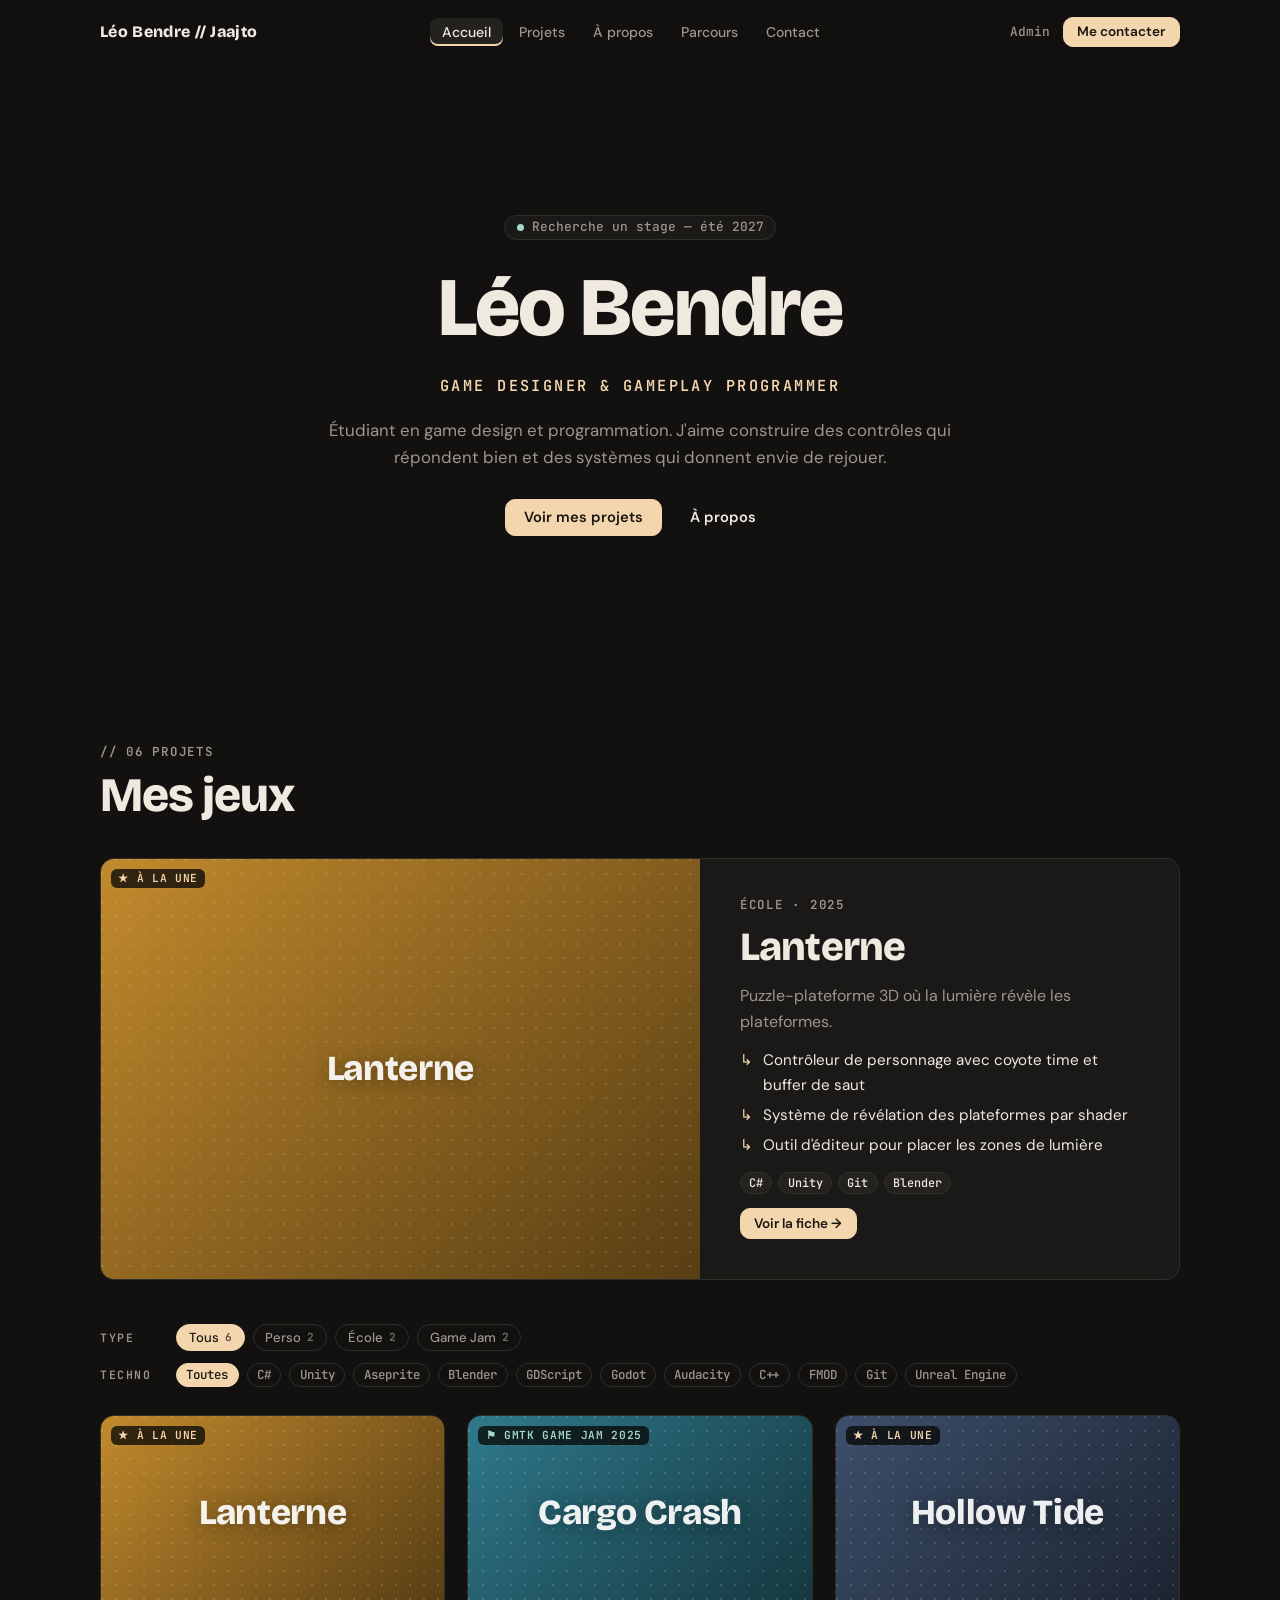
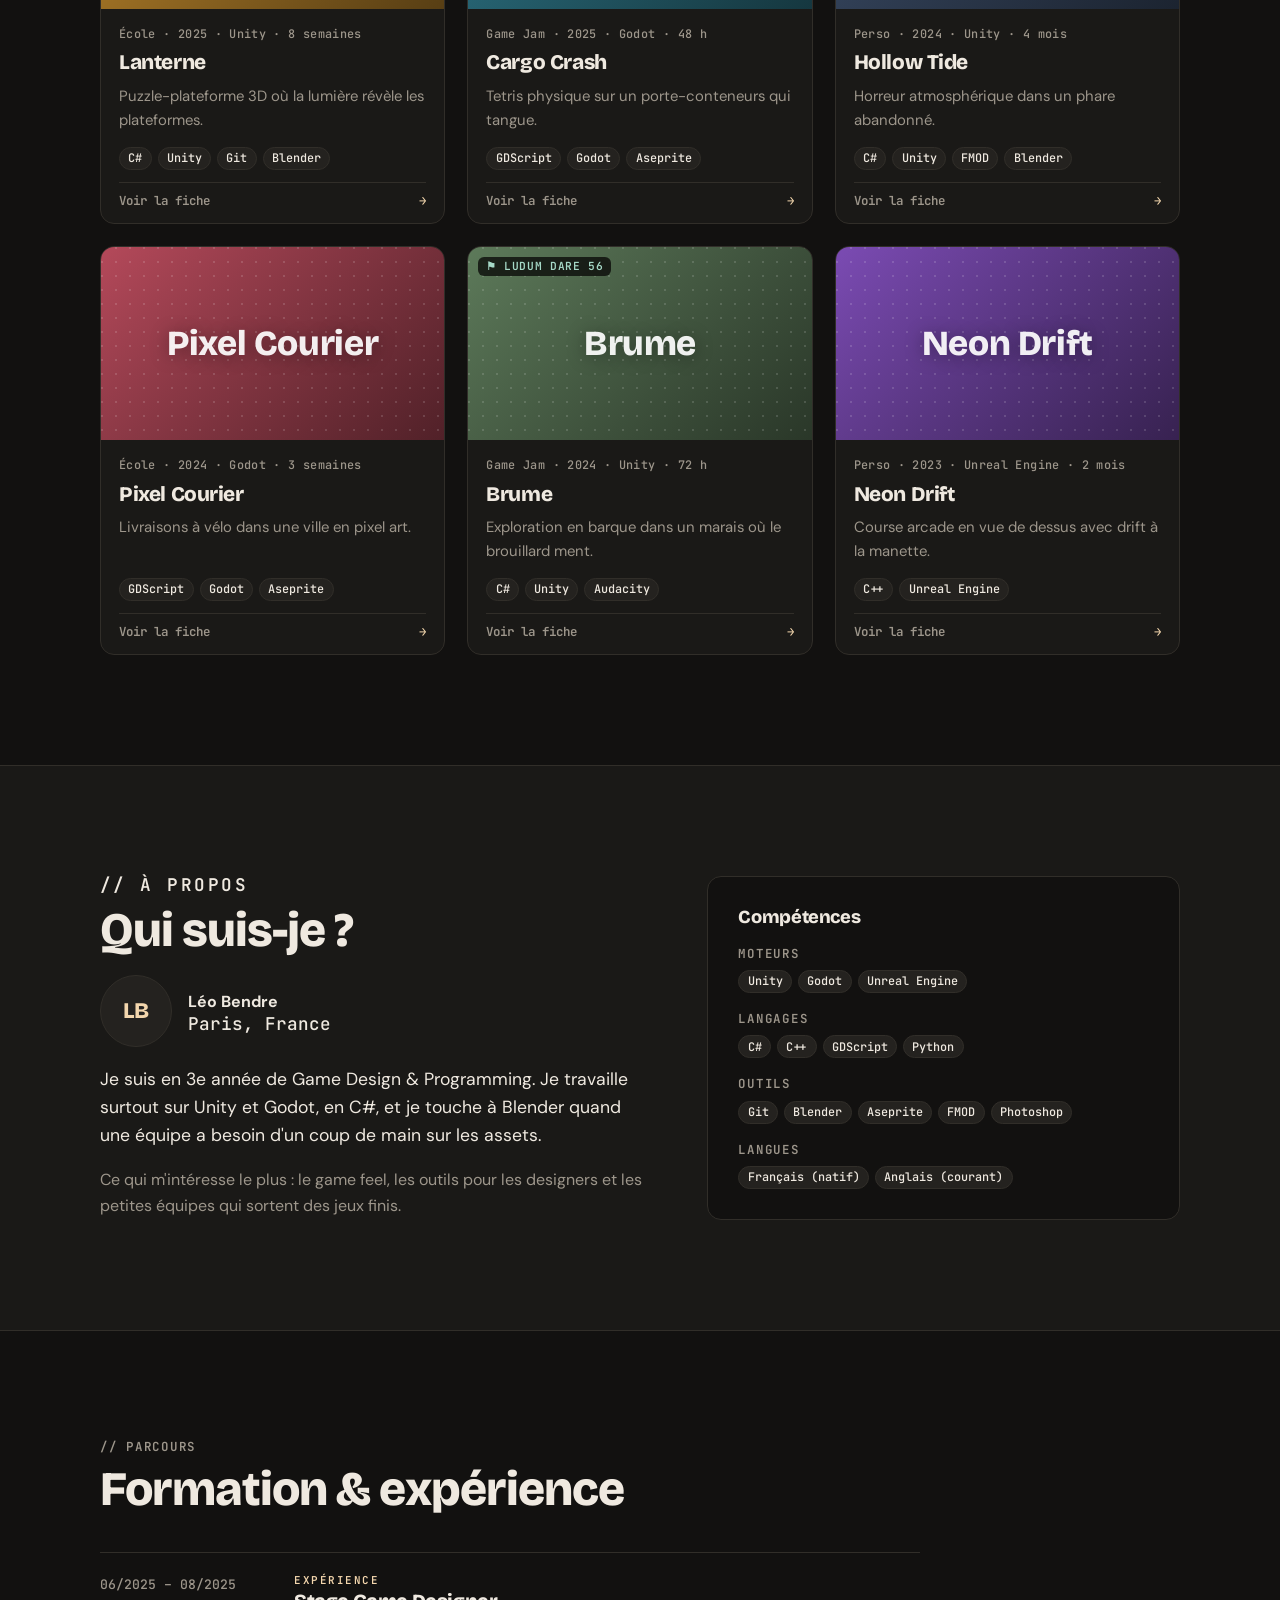
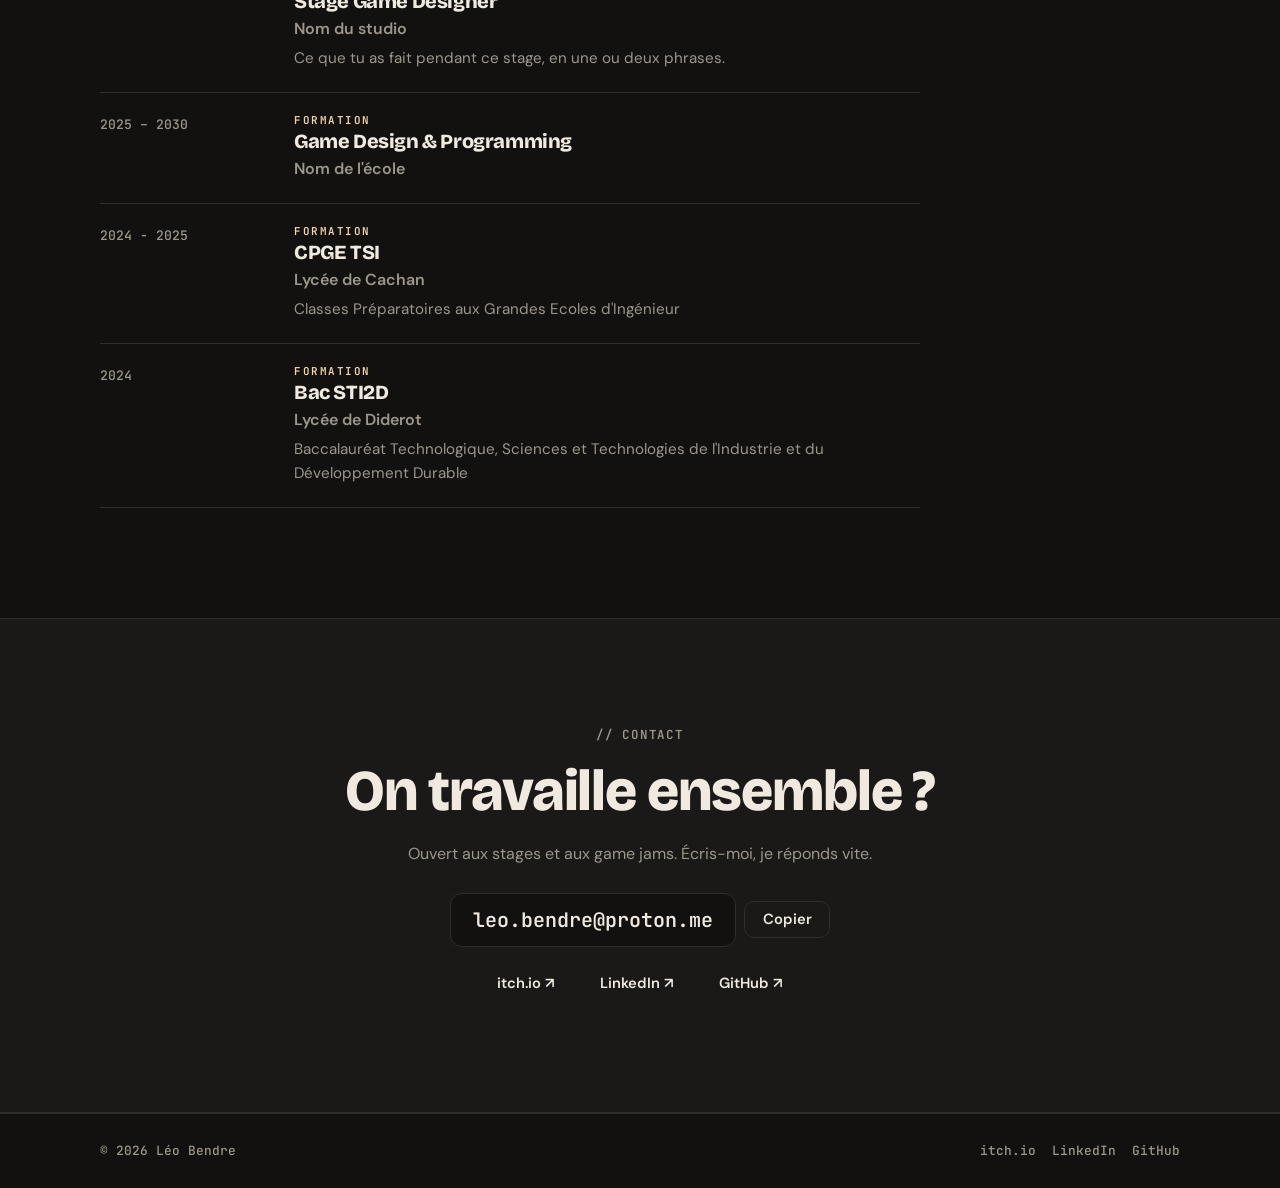
<file: index.html>
<!doctype html>
<html lang="fr">
<head>
  <meta charset="utf-8">
  <meta name="viewport" content="width=device-width, initial-scale=1, viewport-fit=cover">
  <title>Portfolio</title>
  <meta name="description" content="Portfolio">
  <link rel="preconnect" href="https://fonts.googleapis.com">
  <link rel="preconnect" href="https://fonts.gstatic.com" crossorigin>
  <link rel="stylesheet" href="https://fonts.googleapis.com/css2?family=Bricolage+Grotesque:opsz,wght@12..96,500;12..96,700;12..96,800&family=DM+Sans:opsz,wght@9..40,400;9..40,500;9..40,700&family=JetBrains+Mono:wght@400;600&display=swap">
  <link rel="stylesheet" href="css/style.css?v=3">
</head>
<body>

  <header class="nav" id="nav">
    <div class="wrap nav-inner">
      <a class="logo" href="#accueil" id="logo"></a>
      <nav class="nav-links" id="nav-links" aria-label="Navigation principale">
        <a href="#accueil" data-t="navHome"></a>
        <a href="#projets" data-t="navProjects"></a>
        <a href="#apropos" data-t="navAbout"></a>
        <a href="#parcours" data-t="navJourney"></a>
        <a href="#contact" data-t="navContact"></a>
      </nav>
      <div class="nav-actions">
        <a class="admin-link" id="admin-link" href="admin.html" data-t="navAdmin"></a>
        <a class="btn btn-accent btn-sm nav-cta" href="#contact" data-t="navCta"></a>
        <button class="menu-btn" id="menu-btn" type="button" aria-expanded="false" aria-controls="nav-links" aria-label="Menu">
          <span></span><span></span>
        </button>
      </div>
    </div>
  </header>

  <main>
    <section class="hero" id="accueil">
      <div class="wrap hero-inner" id="hero"></div>
    </section>

    <section class="section" id="projets">
      <div class="wrap">
        <div class="section-head">
          <p class="eyebrow" id="projects-eyebrow"></p>
          <h2 class="section-title" data-t="projectsTitle"></h2>
        </div>
        <div id="spotlight"></div>
        <div class="filters" id="filters"></div>
        <div class="grid" id="grid"></div>
        <p class="empty" id="empty" hidden>
          <span data-t="emptyFilters"></span>
          <button class="link-btn" type="button" id="reset-filters" data-t="resetFilters"></button>
        </p>
      </div>
    </section>

    <section class="section section-alt" id="apropos">
      <div class="wrap about" id="about"></div>
    </section>

    <section class="section" id="parcours">
      <div class="wrap">
        <div class="section-head">
          <p class="eyebrow" data-t="journeyEyebrow" data-prefix="// "></p>
          <h2 class="section-title" data-t="journeyTitle"></h2>
        </div>
        <ol class="timeline" id="timeline"></ol>
      </div>
    </section>

    <section class="section section-alt" id="contact">
      <div class="wrap contact" id="contact-box"></div>
    </section>
  </main>

  <footer class="footer">
    <div class="wrap footer-inner" id="footer"></div>
  </footer>

  <dialog class="modal" id="modal" aria-labelledby="modal-title">
    <div class="modal-inner" id="modal-inner"></div>
  </dialog>

  <script src="data/profile.js"></script>
  <script src="data/games.js"></script>
  <script src="js/render.js?v=3"></script>
  <script src="js/main.js?v=3"></script>
</body>
</html>
</file>
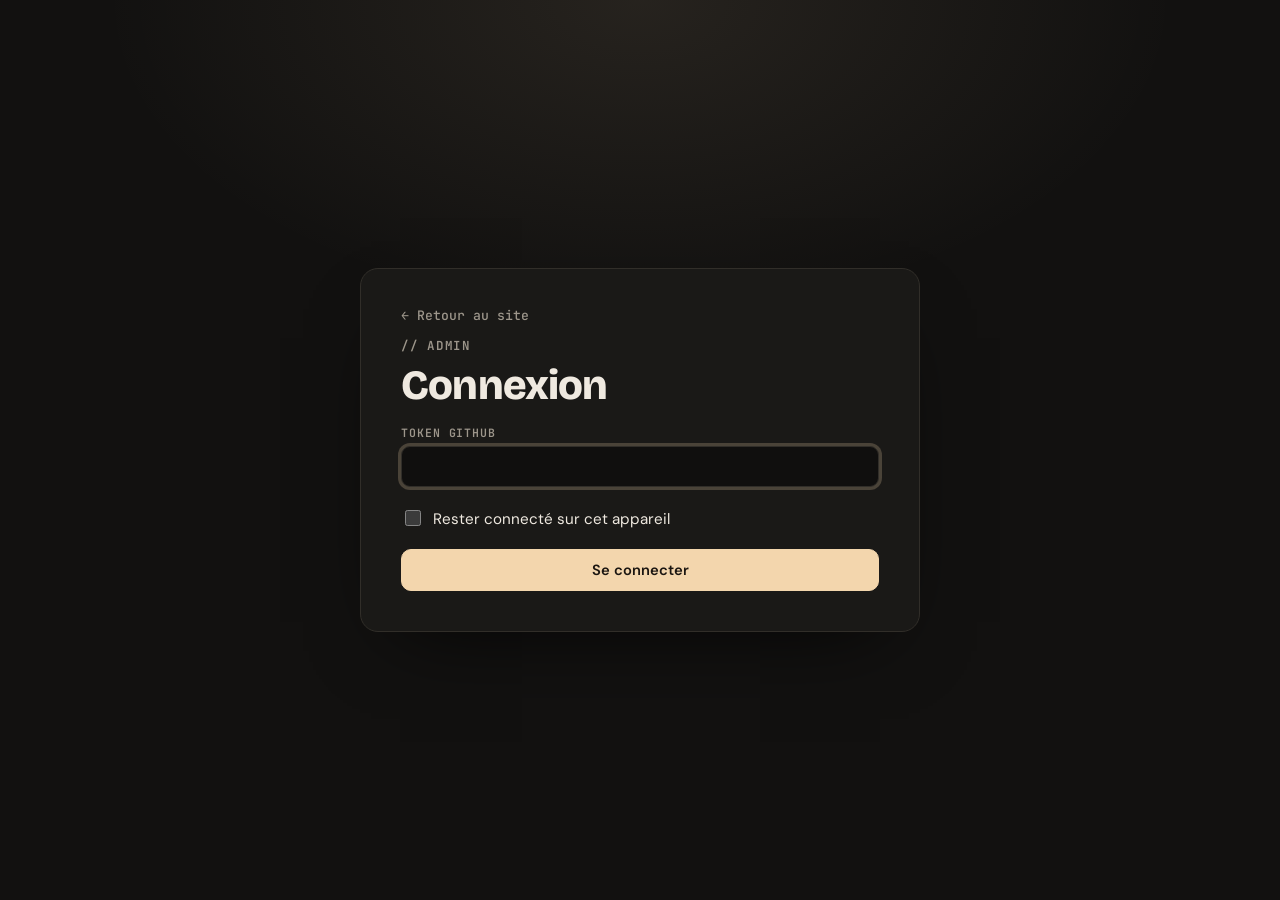
<file: admin.html>
<!doctype html>
<html lang="fr">
<head>
  <meta charset="utf-8">
  <meta name="viewport" content="width=device-width, initial-scale=1, viewport-fit=cover">
  <meta name="robots" content="noindex">
  <title>Admin du portfolio</title>
  <link rel="preconnect" href="https://fonts.googleapis.com">
  <link rel="preconnect" href="https://fonts.gstatic.com" crossorigin>
  <link rel="stylesheet" href="https://fonts.googleapis.com/css2?family=Bricolage+Grotesque:opsz,wght@12..96,500;12..96,700;12..96,800&family=DM+Sans:opsz,wght@9..40,400;9..40,500;9..40,700&family=JetBrains+Mono:wght@400;600&display=swap">
  <link rel="stylesheet" href="css/style.css?v=3">
  <link rel="stylesheet" href="css/admin.css?v=3">
</head>
<body class="admin">

  <section class="login" id="login" hidden>
    <form class="login-card" id="login-form" autocomplete="on">
      <a class="back-link" href="index.html">← Retour au site</a>
      <div class="login-head">
        <p class="eyebrow">// Admin</p>
        <h1>Connexion</h1>
      </div>

      <input type="text" name="username" id="gh-user" autocomplete="username" hidden>
      <label class="field"><span>Token GitHub</span><input id="gh-token" name="token" type="password" required autocomplete="current-password" spellcheck="false"></label>
      <label class="check"><input type="checkbox" id="remember"> Rester connecté sur cet appareil</label>

      <p class="form-error" id="login-error" role="alert" hidden></p>
      <button class="btn btn-accent btn-block" type="submit" id="login-btn">Se connecter</button>
    </form>
  </section>

  <section class="app" id="app" hidden>
    <header class="topbar">
      <div class="topbar-left">
        <a class="logo" href="index.html" target="_blank" rel="noopener" id="admin-logo">Admin</a>
        <span class="mode-pill" id="mode-pill"></span>
      </div>
      <div class="topbar-actions">
        <span class="save-state" id="save-state" aria-live="polite"></span>
        <button class="btn btn-sm btn-ghost preview-toggle" type="button" id="preview-toggle" aria-pressed="false">Aperçu</button>
        <button class="btn btn-sm" type="button" id="export-btn">Exporter games.js</button>
        <button class="btn btn-sm btn-accent" type="button" id="publish-btn">Publier</button>
        <button class="btn btn-sm btn-ghost" type="button" id="logout-btn">Déconnexion</button>
      </div>
    </header>

    <div class="banner" id="banner" hidden></div>

    <div class="workspace" id="workspace">
      <aside class="sidebar">
        <div class="sidebar-head">
          <p class="eyebrow">Site</p>
        </div>
        <ul class="project-list site-list" id="site-list"></ul>
        <div class="sidebar-head sidebar-head-projects">
          <p class="eyebrow" id="list-count">Projets</p>
          <button class="btn btn-sm btn-accent" type="button" id="add-btn">+ Nouveau</button>
        </div>
        <ul class="project-list" id="project-list"></ul>
      </aside>

      <main class="editor" id="editor"></main>

      <section class="preview-pane" id="preview-pane" aria-label="Aperçu en direct">
        <div class="preview-head">
          <div class="seg" role="group" aria-label="Que montrer">
            <button type="button" data-pmode="fiche" aria-pressed="true">Fiche</button>
            <button type="button" data-pmode="list" aria-pressed="false">Liste</button>
          </div>
          <button class="icon-btn preview-close" type="button" id="preview-close" aria-label="Fermer l'aperçu">✕</button>
        </div>
        <div class="preview-frame-wrap">
          <iframe id="preview-frame" title="Aperçu du site" src="index.html"></iframe>
        </div>
      </section>
    </div>
  </section>

  <div class="toast" id="toast" role="status" aria-live="polite" hidden></div>

  <datalist id="link-labels">
    <option value="itch.io"></option>
    <option value="GitHub"></option>
    <option value="Steam"></option>
    <option value="Jouer en ligne"></option>
    <option value="Google Play"></option>
    <option value="App Store"></option>
    <option value="Télécharger"></option>
    <option value="Trailer"></option>
  </datalist>
  <datalist id="tech-list"></datalist>

  <script src="data/profile.js"></script>
  <script src="data/games.js"></script>
  <script src="js/render.js?v=3"></script>
  <script src="js/admin.js?v=3"></script>
</body>
</html>
</file>
<file: css/style.css>
:root {
  --bg: #121110;
  --surface: #1a1917;
  --surface-2: #24221f;
  --line: #312e29;
  --fg: #efe9e0;
  --muted: #9d968b;
  --accent: #f3d6ad;
  --accent-ink: #1b1611;
  --jam: #a6d9c7;
  --star: #f3d6ad;
  --overlay: rgba(8, 7, 6, .78);

  --font-display: "Bricolage Grotesque", "Segoe UI", system-ui, sans-serif;
  --font-body: "DM Sans", "Segoe UI", system-ui, sans-serif;
  --font-mono: "JetBrains Mono", ui-monospace, Consolas, monospace;

  --radius: 14px;
  --radius-pill: 999px;
  --bw: 1px;
  --hover-shadow: 0 22px 44px -24px rgba(0, 0, 0, .9);
  --title-weight: 800;
  --title-track: -0.02em;

  color-scheme: dark;
}

*, *::before, *::after { box-sizing: border-box; }
html { scroll-behavior: smooth; scroll-padding-top: 80px; }
body {
  margin: 0;
  background: var(--bg);
  color: var(--fg);
  font: 400 1rem/1.6 var(--font-body);
  -webkit-font-smoothing: antialiased;
  overflow-x: hidden;
}
img, video, iframe { display: block; max-width: 100%; }
a { color: inherit; }
h1, h2, h3 { font-family: var(--font-display); font-weight: var(--title-weight); letter-spacing: var(--title-track); line-height: 1.1; margin: 0; text-wrap: balance; }
p { margin: 0; }
:focus-visible { outline: 2px solid var(--accent); outline-offset: 3px; border-radius: 4px; }
[hidden] { display: none !important; }

.wrap {
  max-width: 1120px;
  margin-inline: auto;
  padding-left: max(20px, env(safe-area-inset-left, 0px));
  padding-right: max(20px, env(safe-area-inset-right, 0px));
}

.btn {
  display: inline-flex; align-items: center; gap: .5em;
  padding: .7em 1.2em;
  border-radius: 10px;
  border: var(--bw) solid var(--line);
  background: var(--surface);
  color: var(--fg);
  font: 600 .92rem/1 var(--font-body);
  text-decoration: none;
  cursor: pointer;
  transition: transform .15s ease, background .15s ease, border-color .15s ease, box-shadow .15s ease;
}
.btn:hover { border-color: var(--muted); transform: translateY(-1px); }
.btn-accent { background: var(--accent); color: var(--accent-ink); border-color: var(--accent); }
.btn-accent:hover { border-color: var(--accent); filter: brightness(1.05); }
.btn-ghost { background: transparent; border-color: transparent; }
.btn-ghost:hover { border-color: var(--line); }
.btn-sm { padding: .55em 1em; font-size: .85rem; }

.tag {
  display: inline-block;
  padding: .28em .7em;
  border-radius: var(--radius-pill);
  border: 1px solid var(--line);
  background: var(--surface-2);
  color: var(--fg);
  font: 500 .74rem/1.2 var(--font-mono);
  white-space: nowrap;
}
.tag-more { color: var(--muted); }
.tags { display: flex; flex-wrap: wrap; gap: 6px; }

.eyebrow {
  font: 600 .78rem/1 var(--font-mono);
  letter-spacing: .14em;
  text-transform: uppercase;
  color: var(--muted);
}

.nav {
  position: sticky; top: env(safe-area-inset-top, 0px); z-index: 50;
  background: color-mix(in srgb, var(--bg) 82%, transparent);
  backdrop-filter: blur(12px);
  -webkit-backdrop-filter: blur(12px);
  border-bottom: 1px solid transparent;
  transition: border-color .2s ease;
}
.nav.scrolled { border-bottom-color: var(--line); }
.nav-inner { display: flex; align-items: center; gap: 16px; height: 64px; }
.logo { font: 800 1rem/1 var(--font-display); text-decoration: none; letter-spacing: .02em; white-space: nowrap; }
.nav-links { display: flex; gap: 4px; margin-inline: auto; }
.nav-links a {
  padding: .5em .85em; border-radius: 8px;
  font: 500 .88rem/1 var(--font-body);
  color: var(--muted); text-decoration: none;
  transition: color .15s ease, background .15s ease;
}
.nav-links a:hover { color: var(--fg); }
.nav-links a.active { color: var(--fg); background: var(--surface-2); box-shadow: inset 0 -2px 0 var(--accent); }

.nav-actions { display: flex; align-items: center; gap: 8px; }

.menu-btn { display: none; width: 40px; height: 40px; border: 1px solid var(--line); border-radius: 10px; background: transparent; cursor: pointer; flex-direction: column; justify-content: center; align-items: center; gap: 5px; }
.menu-btn span { display: block; width: 16px; height: 2px; background: var(--fg); transition: transform .2s ease; }
.menu-btn[aria-expanded="true"] span:first-child { transform: translateY(3.5px) rotate(45deg); }
.menu-btn[aria-expanded="true"] span:last-child { transform: translateY(-3.5px) rotate(-45deg); }

.hero { padding-block: clamp(72px, 14vw, 150px) clamp(56px, 9vw, 100px); }
.hero-inner { display: grid; justify-items: center; text-align: center; gap: 22px; }
.status {
  display: inline-flex; align-items: center; gap: 8px;
  padding: .4em .9em; border-radius: var(--radius-pill);
  border: 1px solid var(--line); background: var(--surface);
  font: 500 .8rem/1 var(--font-mono); color: var(--muted);
}
.status::before { content: ""; width: 7px; height: 7px; border-radius: 50%; background: var(--jam); box-shadow: 0 0 0 0 var(--jam); animation: pulse 2.2s infinite; }
@keyframes pulse { 0% { box-shadow: 0 0 0 0 color-mix(in srgb, var(--jam) 60%, transparent); } 80%, 100% { box-shadow: 0 0 0 8px transparent; } }
.hero h1 { font-size: clamp(2.8rem, 8vw, 5.2rem); }
.hero h1 .hl { position: relative; white-space: nowrap; }
.role {
  font: 600 clamp(.8rem, 2vw, .95rem)/1.3 var(--font-mono);
  letter-spacing: .16em; text-transform: uppercase; color: var(--accent);
}

.intro { max-width: 58ch; color: var(--muted); font-size: 1.05rem; }
.hero-cta { display: flex; flex-wrap: wrap; justify-content: center; gap: 10px; margin-top: 6px; }

.section { padding-block: clamp(64px, 9vw, 110px); }
.section-alt { background: var(--surface); border-block: 1px solid var(--line); }
.section-head { display: grid; gap: 10px; margin-bottom: 36px; }
.section-title { font-size: clamp(2rem, 4.6vw, 3rem); }

.media { position: relative; aspect-ratio: 16 / 9; max-width: 100%; overflow: hidden; background: var(--surface-2); }
.media img { width: 100%; height: 100%; object-fit: cover; transition: transform .5s ease; }
.ph {
  position: absolute; inset: 0;
  display: grid; place-items: center;
  background:
    radial-gradient(circle at 1px 1px, rgba(255,255,255,.14) 1px, transparent 1.5px) 0 0 / 14px 14px,
    linear-gradient(135deg, var(--ph, #444) 0%, color-mix(in srgb, var(--ph, #444) 45%, #000) 100%);
}
.ph span {
  font: 800 clamp(1.4rem, 3.4vw, 2.2rem)/1 var(--font-display);
  color: rgba(255,255,255,.92); letter-spacing: -.01em;
  text-shadow: 0 2px 18px rgba(0,0,0,.35);
  padding-inline: 12px; text-align: center;
}
.badges { position: absolute; top: 10px; left: 10px; right: 10px; display: flex; flex-wrap: wrap; gap: 6px; z-index: 2; }
.badge {
  display: inline-flex; align-items: center; gap: 5px;
  padding: .35em .65em; border-radius: 6px;
  font: 600 .7rem/1 var(--font-mono); letter-spacing: .06em; text-transform: uppercase;
  background: rgba(10, 9, 8, .78); color: #f3ede4; backdrop-filter: blur(4px);
}
.badge-star { color: #f3d6ad; }
.badge-jam { color: #a6d9c7; }

.spotlight {
  display: grid; grid-template-columns: 1.25fr 1fr; gap: 0;
  border: var(--bw) solid var(--line); border-radius: var(--radius);
  background: var(--surface); overflow: hidden;
  text-decoration: none; margin-bottom: 44px;
  transition: border-color .2s ease, box-shadow .2s ease, transform .2s ease;
}
.spotlight:hover { border-color: var(--muted); box-shadow: var(--hover-shadow); }
.spotlight:hover .media img { transform: scale(1.03); }
.spotlight .media { aspect-ratio: auto; min-height: 280px; }
.spotlight-body { display: grid; align-content: center; gap: 14px; padding: clamp(22px, 4vw, 40px); min-width: 0; }
.spotlight h3 { font-size: clamp(1.8rem, 3.6vw, 2.5rem); }
.spotlight .tagline { color: var(--muted); }
.spotlight ul { margin: 0; padding: 0; list-style: none; display: grid; gap: 6px; font-size: .95rem; }
.spotlight li { display: flex; gap: 10px; }
.spotlight li::before { content: "↳"; color: var(--accent); font-family: var(--font-mono); }

.filters { display: grid; gap: 12px; margin-bottom: 28px; }
.filter-row { display: flex; flex-wrap: wrap; align-items: center; gap: 8px; }
.filter-label { font: 600 .72rem/1 var(--font-mono); letter-spacing: .14em; text-transform: uppercase; color: var(--muted); margin-right: 4px; min-width: 64px; }
.chip {
  display: inline-flex; align-items: center; gap: 6px;
  padding: .45em .9em; border-radius: var(--radius-pill);
  border: 1px solid var(--line); background: transparent; color: var(--muted);
  font: 500 .82rem/1 var(--font-body); cursor: pointer;
  transition: color .15s ease, background .15s ease, border-color .15s ease;
}
.chip:hover { color: var(--fg); border-color: var(--muted); }
.chip[aria-pressed="true"] { background: var(--accent); border-color: var(--accent); color: var(--accent-ink); }
.chip .count { font: 600 .7rem/1 var(--font-mono); opacity: .7; font-variant-numeric: tabular-nums; }
.chip-sm { padding: .38em .75em; font-size: .78rem; font-family: var(--font-mono); }

.grid { display: grid; grid-template-columns: repeat(auto-fill, minmax(min(100%, 300px), 1fr)); gap: 22px; }
.card {
  display: flex; flex-direction: column;
  border: var(--bw) solid var(--line); border-radius: var(--radius);
  background: var(--surface); overflow: hidden;
  text-decoration: none; color: inherit;
  transition: transform .2s ease, border-color .2s ease, box-shadow .2s ease;
  animation: rise .45s ease both;
}
@keyframes rise { from { transform: translateY(8px); } to { transform: none; } }
.card:hover { transform: translateY(-4px); border-color: var(--muted); box-shadow: var(--hover-shadow); }
.card:hover .media img { transform: scale(1.04); }
.card-body { display: flex; flex-direction: column; gap: 10px; padding: 18px 18px 16px; flex: 1; min-width: 0; }
.card h3 { font-size: 1.3rem; }
.card .meta { font: 500 .74rem/1.3 var(--font-mono); color: var(--muted); letter-spacing: .03em; }
.card .tagline { color: var(--muted); font-size: .93rem; }
.card .tags { margin-top: auto; padding-top: 4px; }
.card .more { display: flex; justify-content: space-between; align-items: center; padding-top: 12px; margin-top: 2px; border-top: 1px solid var(--line); font: 600 .78rem/1 var(--font-mono); color: var(--muted); }
.card .more .arrow { transition: transform .2s ease; color: var(--accent); }
.card:hover .more { color: var(--fg); }
.card:hover .more .arrow { transform: translateX(4px); }

.empty { padding: 40px; text-align: center; color: var(--muted); border: 1px dashed var(--line); border-radius: var(--radius); }
.link-btn { background: none; border: 0; padding: 0; color: var(--accent); font: inherit; text-decoration: underline; cursor: pointer; }

.about { display: grid; grid-template-columns: 1.15fr 1fr; gap: clamp(28px, 5vw, 64px); align-items: start; }
.about-text { display: grid; gap: 18px; min-width: 0; }
.about-text p { color: var(--muted); max-width: 62ch; }
.about-text p:first-of-type { color: var(--fg); font-size: 1.1rem; }
.about-id { display: flex; align-items: center; gap: 16px; }
.avatar {
  width: 72px; height: 72px; border-radius: 50%; flex: none;
  display: grid; place-items: center; overflow: hidden;
  background: var(--surface-2); border: var(--bw) solid var(--line);
  font: 800 1.4rem/1 var(--font-display); color: var(--accent);
}
.avatar img { width: 100%; height: 100%; object-fit: cover; }
.loc { font: 500 .8rem/1 var(--font-mono); color: var(--muted); }
.skills { border: var(--bw) solid var(--line); border-radius: var(--radius); background: var(--bg); padding: clamp(20px, 3vw, 30px); display: grid; gap: 20px; min-width: 0; }
.skills h3 { font-size: 1.15rem; }
.skill-group { display: grid; gap: 10px; }

.timeline { list-style: none; margin: 0; padding: 0; display: grid; gap: 0; max-width: 820px; }
.tl-item { display: grid; grid-template-columns: 170px 1fr; gap: 24px; padding: 22px 0; border-top: 1px solid var(--line); }
.tl-item:last-child { border-bottom: 1px solid var(--line); }
.tl-date { font: 500 .82rem/1.5 var(--font-mono); color: var(--muted); font-variant-numeric: tabular-nums; }
.tl-main { display: grid; gap: 4px; min-width: 0; }
.tl-kind { font: 600 .68rem/1 var(--font-mono); letter-spacing: .14em; text-transform: uppercase; color: var(--accent); }
.tl-main h3 { font-size: 1.25rem; }
.tl-place { font-weight: 600; color: var(--muted); }
.tl-text { color: var(--muted); font-size: .95rem; max-width: 60ch; }

.contact { display: grid; justify-items: center; text-align: center; gap: 18px; }
.contact h2 { font-size: clamp(2.2rem, 5.5vw, 3.6rem); }
.contact .pitch { color: var(--muted); max-width: 52ch; }
.email-row { display: flex; flex-wrap: wrap; align-items: center; justify-content: center; gap: 8px; margin-top: 8px; }
.email {
  font: 600 clamp(1rem, 2.6vw, 1.25rem)/1 var(--font-mono);
  padding: .8em 1.1em; border-radius: 12px;
  background: var(--bg); border: var(--bw) solid var(--line);
  user-select: all; overflow-wrap: anywhere; text-decoration: none;
}
.contact-links { display: flex; flex-wrap: wrap; justify-content: center; gap: 8px; }

.footer { border-top: 1px solid var(--line); padding-block: 28px; }
.footer-inner { display: flex; flex-wrap: wrap; justify-content: space-between; gap: 12px; font: 500 .8rem/1.4 var(--font-mono); color: var(--muted); }
.footer a { color: var(--muted); text-decoration: none; }
.footer a:hover { color: var(--fg); }
.footer-links { display: flex; flex-wrap: wrap; gap: 16px; }

.modal {
  width: min(1040px, calc(100% - 24px)); max-height: calc(100% - 24px);
  padding: 0; border: var(--bw) solid var(--line); border-radius: calc(var(--radius) + 4px);
  background: var(--surface); color: var(--fg);
  overflow: hidden;
}
.modal::backdrop { background: var(--overlay); backdrop-filter: blur(4px); }
.modal[open] { animation: pop .22s ease; }
@keyframes pop { from { transform: translateY(12px) scale(.985); opacity: .4; } to { transform: none; opacity: 1; } }
.modal-inner { max-height: calc(100dvh - 24px); overflow-y: auto; overscroll-behavior: contain; position: relative; }
.modal-bar {
  position: sticky; top: 0; z-index: 6;
  display: flex; justify-content: space-between; align-items: flex-start;
  padding: 12px; margin-bottom: -64px;
  pointer-events: none;
}
.modal-bar > * { pointer-events: auto; }
.modal-close, .fiche-menu-btn {
  display: grid; place-items: center;
  width: 40px; height: 40px; border-radius: 50%;
  border: 1px solid rgba(255,255,255,.2); background: rgba(10,9,8,.7); color: #f3ede4;
  font-size: 1.1rem; line-height: 1; cursor: pointer; backdrop-filter: blur(6px);
  transition: background .15s ease, border-color .15s ease;
}
.modal-close:hover, .fiche-menu-btn:hover { background: rgba(10,9,8,.9); }
.fiche-menu-btn svg { width: 18px; height: 18px; }
.fiche-menu-btn[aria-expanded="true"] { background: var(--accent); border-color: var(--accent); color: var(--accent-ink); }

.fiche-menu-wrap { position: relative; }
.fiche-menu {
  position: absolute; top: 50px; left: 0;
  width: min(360px, calc(100vw - 48px));
  max-height: min(70vh, 540px); overflow-y: auto; overscroll-behavior: contain;
  padding: 14px 10px 10px;
  border: 1px solid var(--line); border-radius: 14px;
  background: var(--surface);
  box-shadow: 0 24px 60px -20px rgba(0, 0, 0, .9);
  animation: menu-in .16s ease;
}
@keyframes menu-in { from { transform: translateY(-6px); opacity: 0; } to { transform: none; opacity: 1; } }
.fm-title { font: 600 .72rem/1 var(--font-mono); letter-spacing: .14em; text-transform: uppercase; color: var(--muted); padding: 0 8px 12px; }
.fiche-menu ul { list-style: none; margin: 0; padding: 0; display: grid; gap: 2px; }
.fm-item {
  width: 100%; display: flex; gap: 12px; align-items: flex-start;
  padding: 9px 8px; border: 0; border-radius: 10px;
  background: transparent; color: var(--fg); text-align: left; cursor: pointer;
  font: inherit;
}
.fm-item:hover { background: var(--surface-2); }
.fm-item[aria-current="true"] { background: color-mix(in srgb, var(--accent) 14%, var(--surface)); box-shadow: inset 2px 0 0 var(--accent); }
.fm-thumb { position: relative; flex: none; width: 64px; aspect-ratio: 16 / 10; border-radius: 6px; overflow: hidden; background: var(--surface-2); }
.fm-thumb img { position: absolute; inset: 0; width: 100%; height: 100%; object-fit: cover; z-index: 1; }
.fm-initial {
  position: absolute; inset: 0; display: grid; place-items: center;
  background: linear-gradient(135deg, var(--ph), color-mix(in srgb, var(--ph) 45%, #000));
  color: rgba(255, 255, 255, .9); font: 800 1rem/1 var(--font-display);
}
.fm-text { display: grid; gap: 4px; min-width: 0; }
.fm-text strong { font: 700 .98rem/1.2 var(--font-display); }
.fm-text small { color: var(--muted); font-size: .8rem; line-height: 1.35; display: -webkit-box; -webkit-line-clamp: 2; -webkit-box-orient: vertical; overflow: hidden; }
.fm-text .tags { gap: 4px; }
.fm-text .tag { font-size: .66rem; padding: .2em .55em; }

.viewer { background: #0b0a09; }
.viewer-stage { position: relative; aspect-ratio: 16 / 9; max-width: 100%; }
.viewer-stage > img, .viewer-stage > video, .viewer-stage > iframe { width: 100%; height: 100%; object-fit: contain; border: 0; }
.viewer-stage .ph span { font-size: clamp(2rem, 6vw, 3.6rem); }
.viewer-nav {
  position: absolute; top: 50%; transform: translateY(-50%); z-index: 3;
  width: 40px; height: 40px; border-radius: 50%;
  border: 1px solid rgba(255,255,255,.2); background: rgba(10,9,8,.6); color: #f3ede4;
  font-size: 1.1rem; cursor: pointer;
}
.viewer-nav.prev { left: 12px; }
.viewer-nav.next { right: 12px; }
.thumbs { display: flex; gap: 8px; padding: 10px; overflow-x: auto; }
.thumb {
  flex: none; width: 96px; aspect-ratio: 16 / 9; padding: 0; position: relative;
  border: 2px solid transparent; border-radius: 6px; overflow: hidden; cursor: pointer;
  background: #222; opacity: .6; transition: opacity .15s ease, border-color .15s ease;
}
.thumb img { width: 100%; height: 100%; object-fit: cover; }
.thumb[aria-current="true"], .thumb:hover { opacity: 1; }
.thumb[aria-current="true"] { border-color: var(--accent); }
.thumb .play { position: absolute; inset: 0; display: grid; place-items: center; color: #fff; font-size: 1rem; background: rgba(0,0,0,.3); }

.modal-body { display: grid; grid-template-columns: 1fr 280px; gap: clamp(24px, 4vw, 44px); padding: clamp(22px, 4vw, 40px); }
.modal-main { display: grid; gap: 18px; align-content: start; min-width: 0; }
.modal-main h2 { font-size: clamp(2rem, 4.4vw, 2.9rem); }
.modal-main .tagline { color: var(--muted); font-size: 1.08rem; }
.prose { display: grid; gap: 12px; color: var(--fg); max-width: 64ch; }
.modal-main h3 { font-size: 1rem; font-family: var(--font-mono); font-weight: 600; letter-spacing: .12em; text-transform: uppercase; color: var(--muted); margin-top: 6px; }
.highlights { margin: 0; padding: 0; list-style: none; display: grid; gap: 8px; }
.highlights li { display: flex; gap: 10px; }
.highlights li::before { content: "↳"; color: var(--accent); font-family: var(--font-mono); flex: none; }
.modal-aside { display: grid; gap: 22px; align-content: start; min-width: 0; }
.facts { margin: 0; display: grid; gap: 0; border: 1px solid var(--line); border-radius: 12px; overflow: hidden; }
.facts div { display: grid; grid-template-columns: 90px 1fr; gap: 10px; padding: 10px 14px; border-top: 1px solid var(--line); }
.facts div:first-child { border-top: 0; }
.facts dt { font: 600 .7rem/1.6 var(--font-mono); letter-spacing: .1em; text-transform: uppercase; color: var(--muted); }
.facts dd { margin: 0; font-size: .92rem; min-width: 0; }

.modal-links { display: grid; gap: 8px; }
.modal-links .btn { justify-content: space-between; }

@media (max-width: 900px) {
  .spotlight { grid-template-columns: 1fr; }
  .spotlight .media { aspect-ratio: 16 / 9; min-height: 0; }
  .about { grid-template-columns: 1fr; }
  .modal-body { grid-template-columns: 1fr; }
}
@media (max-width: 760px) {
  .nav-links {
    position: absolute; top: 64px; left: 0; right: 0;
    flex-direction: column; gap: 2px;
    padding: 10px max(16px, env(safe-area-inset-right, 0px)) 16px max(16px, env(safe-area-inset-left, 0px));
    background: var(--bg); border-bottom: 1px solid var(--line);
    display: none;
  }
  .nav-links.open { display: flex; }
  .nav-links a { padding: .8em .6em; }
  .menu-btn { display: inline-flex; }
  .nav-cta { display: none; }
  .tl-item { grid-template-columns: 1fr; gap: 6px; }
}
@media (max-width: 480px) {
  .filter-label { width: 100%; }
  .modal { width: 100%; max-height: 100%; border-radius: 0; }
  .modal-inner { max-height: 100dvh; }
}

@media (prefers-reduced-motion: reduce) {
  *, *::before, *::after { animation: none !important; transition: none !important; scroll-behavior: auto !important; }
}

.hero h1 { isolation: isolate; }

.admin-link { font: 500 .8rem/1 var(--font-mono); color: var(--muted); text-decoration: none; padding: .45em .4em; }
.admin-link:hover { color: var(--fg); }

.media .hover-prev {
  position: absolute; inset: 0; width: 100%; height: 100%; object-fit: cover;
  opacity: 0; transition: opacity .25s ease; z-index: 1; pointer-events: none;
}
.card:hover .hover-prev, .spotlight:hover .hover-prev, .card:focus-visible .hover-prev { opacity: 1; }

.stage-media { position: absolute; inset: 0; }
.stage-media > img, .stage-media > video, .stage-media > iframe { width: 100%; height: 100%; object-fit: contain; border: 0; }
.stage-media > audio {
  position: absolute; left: 50%; bottom: 18px; transform: translateX(-50%);
  width: min(520px, calc(100% - 32px)); z-index: 2;
}
.stage-media:has(> audio) > img, .stage-media:has(> audio) > .ph { opacity: .55; }
</file>
<file: css/admin.css>
:root {
  --danger: #ef8a7a;
  --ok: #a6d9c7;
  --field-bg: #100f0e;
  --sidebar-w: 270px;
}

html, body.admin { height: 100%; }
body.admin { overflow: hidden; font-size: .95rem; }
body.admin code { font-family: var(--font-mono); font-size: .85em; background: var(--surface-2); padding: .1em .4em; border-radius: 4px; }
.muted { color: var(--muted); }
.small { font-size: .82rem; }

.field { display: grid; gap: 6px; min-width: 0; }
.field > span { font: 600 .72rem/1.2 var(--font-mono); letter-spacing: .08em; text-transform: uppercase; color: var(--muted); }
.admin input:not([type="checkbox"]):not([type="color"]):not([type="file"]),
.admin select, .admin textarea {
  width: 100%; min-width: 0;
  padding: .62em .75em;
  border: 1px solid var(--line); border-radius: 9px;
  background: var(--field-bg); color: var(--fg);
  font: 400 .92rem/1.4 var(--font-body);
  transition: border-color .15s ease, box-shadow .15s ease;
}
.admin textarea { resize: vertical; min-height: 80px; line-height: 1.55; }
.admin input:focus, .admin select:focus, .admin textarea:focus {
  outline: none; border-color: var(--accent);
  box-shadow: 0 0 0 3px color-mix(in srgb, var(--accent) 22%, transparent);
}
.admin input::placeholder, .admin textarea::placeholder { color: color-mix(in srgb, var(--muted) 65%, transparent); }
.field-grid { display: grid; grid-template-columns: repeat(2, minmax(0, 1fr)); gap: 14px; }
.span-2 { grid-column: span 2; }
.check { display: flex; align-items: baseline; gap: 9px; cursor: pointer; flex-wrap: wrap; }
.check input { accent-color: var(--accent); width: 16px; height: 16px; transform: translateY(2px); }
.check small { color: var(--muted); }
.hint { font-size: .82rem; color: var(--muted); }
.hint code { font-size: .78rem; }
.pending { color: var(--accent); }
.color-row { display: flex; align-items: center; gap: 10px; }
.color-row input[type="color"] { width: 44px; height: 36px; padding: 2px; border: 1px solid var(--line); border-radius: 8px; background: var(--field-bg); cursor: pointer; }
.color-row small { color: var(--muted); font-size: .8rem; }

.btn-block { width: 100%; justify-content: center; padding-block: .85em; }
.btn:disabled { opacity: .5; cursor: not-allowed; transform: none; }
.btn-danger { color: var(--danger); }
.btn-danger:hover { border-color: var(--danger); }
.btn-danger-solid { background: var(--danger); border-color: var(--danger); color: #1b1310; }
.icon-btn {
  display: inline-grid; place-items: center;
  width: 30px; height: 30px; padding: 0;
  border: 1px solid transparent; border-radius: 7px;
  background: transparent; color: var(--muted);
  font: 500 .9rem/1 var(--font-body); cursor: pointer;
}
.icon-btn:hover:not(:disabled) { color: var(--fg); border-color: var(--line); background: var(--surface-2); }
.icon-btn:disabled { opacity: .25; cursor: default; }
.icon-btn.danger:hover { color: var(--danger); }
.file-btn { position: relative; overflow: hidden; }
.file-btn input { position: absolute; inset: 0; opacity: 0; cursor: pointer; font-size: 0; }
.file-btn:focus-within { outline: 2px solid var(--accent); outline-offset: 2px; }

.login {
  min-height: 100%; overflow-y: auto;
  display: grid; place-items: center;
  padding-block: 40px;
  padding-left: max(16px, env(safe-area-inset-left, 0px));
  padding-right: max(16px, env(safe-area-inset-right, 0px));
  background:
    radial-gradient(60% 50% at 50% 0%, color-mix(in srgb, var(--accent) 9%, transparent), transparent 70%),
    var(--bg);
}
.login-card {
  width: min(560px, 100%);
  display: grid; gap: 18px;
  padding: clamp(24px, 5vw, 40px);
  border: 1px solid var(--line); border-radius: 18px;
  background: var(--surface);
  box-shadow: 0 30px 80px -40px rgba(0, 0, 0, .9);
}
.login-head { display: grid; gap: 10px; }
.login-head h1 { font-size: clamp(2rem, 6vw, 2.6rem); }
.back-link { justify-self: start; font: 500 .82rem/1 var(--font-mono); color: var(--muted); text-decoration: none; }
.back-link:hover { color: var(--fg); }
.form-error { padding: .8em 1em; border-radius: 9px; border: 1px solid color-mix(in srgb, var(--danger) 50%, transparent); background: color-mix(in srgb, var(--danger) 10%, transparent); color: var(--danger); font-size: .88rem; }

.app { height: 100%; display: grid; grid-template-rows: auto auto minmax(0, 1fr); }
.app[hidden] { display: none; }
.topbar {
  display: flex; align-items: center; justify-content: space-between; gap: 12px; flex-wrap: wrap;
  padding-block: 10px;
  padding-left: max(16px, env(safe-area-inset-left, 0px));
  padding-right: max(16px, env(safe-area-inset-right, 0px));
  border-bottom: 1px solid var(--line);
  background: var(--bg);
}
.topbar-left, .topbar-actions { display: flex; align-items: center; gap: 10px; flex-wrap: wrap; min-width: 0; }
.mode-pill {
  display: inline-flex; align-items: center; gap: 7px;
  padding: .38em .8em; border-radius: 999px;
  border: 1px solid var(--line); color: var(--muted);
  font: 500 .74rem/1 var(--font-mono);
  max-width: 100%; overflow: hidden; text-overflow: ellipsis; white-space: nowrap;
}
.mode-pill::before { content: ""; width: 7px; height: 7px; border-radius: 50%; background: var(--muted); flex: none; }
.mode-pill.online::before { background: var(--ok); }
.save-state { font: 500 .78rem/1.2 var(--font-mono); color: var(--muted); }
.save-state.dirty { color: var(--accent); }
.save-state.dirty::before { content: "● "; }
.save-state.busy { color: var(--fg); }

.banner {
  padding-block: 10px;
  padding-left: max(16px, env(safe-area-inset-left, 0px));
  padding-right: max(16px, env(safe-area-inset-right, 0px));
  border-bottom: 1px solid var(--line);
  background: var(--surface); font-size: .88rem;
}
.banner.info { background: color-mix(in srgb, var(--accent) 8%, var(--surface)); }
.banner.error { background: color-mix(in srgb, var(--danger) 12%, var(--surface)); color: var(--fg); }
.banner .link-btn { margin-left: 6px; }
.file-map { margin: 8px 0 2px; padding-left: 1.2em; display: grid; gap: 4px; }
.file-map span { color: var(--muted); }

.workspace { display: grid; grid-template-columns: var(--sidebar-w) minmax(0, 1fr); min-height: 0; }
.workspace.preview-open { grid-template-columns: var(--sidebar-w) minmax(0, 1fr) minmax(360px, 40%); }
@media (max-width: 1400px) { .workspace.preview-open { --sidebar-w: 230px; grid-template-columns: var(--sidebar-w) minmax(0, 1fr) minmax(340px, 36%); } }
.sidebar, .editor, .preview-pane { min-height: 0; overflow-y: auto; }

.sidebar { border-right: 1px solid var(--line); background: var(--bg); padding: 14px 10px 24px; }
.sidebar-head { display: flex; align-items: center; justify-content: space-between; gap: 8px; padding: 0 6px 12px; }
.project-list { list-style: none; margin: 0; padding: 0; display: grid; gap: 2px; }
.pl-item { position: relative; display: flex; align-items: center; border-radius: 10px; }
.pl-item:hover, .pl-item.selected { background: var(--surface); }
.pl-item.selected { box-shadow: inset 2px 0 0 var(--accent); }
.pl-main {
  flex: 1; min-width: 0;
  display: flex; align-items: center; gap: 10px;
  padding: 8px; border: 0; background: none; color: var(--fg);
  text-align: left; cursor: pointer; border-radius: 10px;
}
.pl-thumb { position: relative; flex: none; width: 52px; aspect-ratio: 16 / 10; border-radius: 6px; overflow: hidden; background: var(--surface-2); }
.pl-thumb img { position: absolute; inset: 0; width: 100%; height: 100%; object-fit: cover; z-index: 1; }
.pl-initial {
  position: absolute; inset: 0; display: grid; place-items: center;
  background: linear-gradient(135deg, var(--ph), color-mix(in srgb, var(--ph) 45%, #000));
  color: rgba(255, 255, 255, .9); font: 800 .95rem/1 var(--font-display);
}
.pl-text { display: grid; min-width: 0; gap: 2px; }
.pl-text strong { font-weight: 600; font-size: .9rem; white-space: nowrap; overflow: hidden; text-overflow: ellipsis; }
.pl-text small { font: 500 .7rem/1.2 var(--font-mono); color: var(--muted); white-space: nowrap; overflow: hidden; text-overflow: ellipsis; }
.pl-item.is-hidden .pl-thumb, .pl-item.is-hidden .pl-text { opacity: .5; }
.pl-flag { flex: none; font: 600 .62rem/1 var(--font-mono); text-transform: uppercase; letter-spacing: .06em; color: var(--muted); border: 1px solid var(--line); padding: .3em .45em; border-radius: 5px; }
.pl-flag.star { color: var(--accent); border: 0; font-size: .85rem; padding: 0; }
.pl-order { display: grid; padding-right: 4px; opacity: 0; transition: opacity .15s ease; }
.pl-order .icon-btn { width: 24px; height: 20px; font-size: .75rem; }
.pl-item:hover .pl-order, .pl-item:focus-within .pl-order, .pl-item.selected .pl-order { opacity: 1; }

.editor { container-type: inline-size; padding: 24px clamp(16px, 3vw, 36px) 80px; }
.editor-empty { display: grid; justify-items: start; gap: 12px; padding-top: 40px; }
.ed-head { display: flex; justify-content: space-between; align-items: flex-end; gap: 16px; flex-wrap: wrap; margin-bottom: 22px; }
.ed-title { display: grid; gap: 6px; min-width: 0; }
.ed-title h1 { font-size: clamp(1.7rem, 4cqi, 2.4rem); overflow-wrap: anywhere; }
.ed-actions { display: flex; gap: 8px; flex-wrap: wrap; }
.confirm {
  display: flex; align-items: center; justify-content: space-between; gap: 12px; flex-wrap: wrap;
  margin-bottom: 18px; padding: 14px 16px; border-radius: 12px;
  border: 1px solid color-mix(in srgb, var(--danger) 50%, transparent);
  background: color-mix(in srgb, var(--danger) 9%, transparent);
}
.confirm-actions { display: flex; gap: 8px; }
.ed-grid { display: grid; gap: 22px; }
.ed-forms { display: grid; gap: 16px; min-width: 0; }
.ed-side { display: grid; gap: 10px; align-content: start; order: -1; }
.card-preview { max-width: 340px; }
.card-preview .card { animation: none; }
@container (max-width: 560px) {
  .media-field { grid-template-columns: minmax(0, 1fr); }
  .mf-thumb { width: min(240px, 100%); }
  .field-grid { grid-template-columns: minmax(0, 1fr); }
  .span-2 { grid-column: auto; }
}
@container (min-width: 860px) {
  .ed-grid { grid-template-columns: minmax(0, 1fr) 290px; }
  .ed-side { order: 0; position: sticky; top: 0; align-self: start; }
}

.panel {
  display: grid; gap: 14px;
  padding: clamp(16px, 2.4vw, 22px);
  border: 1px solid var(--line); border-radius: 14px;
  background: var(--surface);
}
.panel h2 { font-size: 1.1rem; }
.toggles { display: grid; gap: 10px; padding-top: 4px; }

.chips-input {
  display: flex; flex-wrap: wrap; align-items: center; gap: 6px;
  padding: 6px; border: 1px solid var(--line); border-radius: 9px; background: var(--field-bg);
}
.chips-input:focus-within { border-color: var(--accent); }
.chip-tag {
  display: inline-flex; align-items: center; gap: 4px;
  padding: .3em .35em .3em .7em; border-radius: 999px;
  background: var(--surface-2); border: 1px solid var(--line);
  font: 500 .8rem/1 var(--font-mono);
}
.chip-tag button { border: 0; background: none; color: var(--muted); cursor: pointer; font-size: .7rem; padding: 2px 4px; border-radius: 50%; }
.chip-tag button:hover { color: var(--danger); }
.admin .chips-input input#tech-input { flex: 1; min-width: 120px; width: auto; border: 0; background: none; box-shadow: none; padding: .35em .4em; }

.media-field { display: grid; grid-template-columns: 168px minmax(0, 1fr); gap: 16px; align-items: start; }
.mf-thumb, .gal-thumb {
  position: relative; aspect-ratio: 16 / 9; max-width: 100%;
  border-radius: 9px; overflow: hidden;
  background: var(--field-bg); border: 1px solid var(--line);
  display: grid; place-items: center;
}
.mf-thumb img, .mf-thumb video, .gal-thumb img, .gal-thumb video { position: absolute; inset: 0; width: 100%; height: 100%; object-fit: cover; }
.mt-empty { font: 500 .75rem/1 var(--font-mono); color: var(--muted); }
.mt-icon { font-size: 1.6rem; color: var(--accent); }
.mt-badge { position: absolute; right: 6px; bottom: 6px; z-index: 1; font-size: .65rem; padding: .3em .45em; border-radius: 5px; background: rgba(0, 0, 0, .7); color: #fff; }
.missing::after { content: "Fichier introuvable"; font: 500 .7rem/1.2 var(--font-mono); color: var(--danger); text-align: center; padding: 4px; }
.mf-body { display: grid; gap: 8px; min-width: 0; }
.mf-actions { display: flex; gap: 8px; flex-wrap: wrap; }
.media-field + .media-field { padding-top: 16px; border-top: 1px dashed var(--line); }

.gal-list { list-style: none; margin: 0; padding: 0; display: grid; gap: 8px; }
.gal-item { display: grid; grid-template-columns: 96px minmax(0, 1fr) auto; gap: 12px; align-items: center; padding: 8px; border: 1px solid var(--line); border-radius: 11px; background: var(--bg); }
.gal-body { display: grid; gap: 5px; min-width: 0; }
.gal-type { font: 600 .68rem/1 var(--font-mono); letter-spacing: .08em; text-transform: uppercase; color: var(--muted); }
.admin .gal-body input { padding: .45em .6em; font: 400 .8rem/1.3 var(--font-mono); }
.gal-actions { display: flex; gap: 2px; }
.empty-note { color: var(--muted); font-size: .88rem; padding: 12px; border: 1px dashed var(--line); border-radius: 10px; }
.drop {
  display: flex; align-items: center; justify-content: center; gap: 12px; flex-wrap: wrap;
  padding: 20px; border: 1.5px dashed var(--line); border-radius: 12px;
  color: var(--muted); font-size: .9rem; text-align: center;
  transition: border-color .15s ease, background .15s ease;
}
.drop.over { border-color: var(--accent); background: color-mix(in srgb, var(--accent) 7%, transparent); color: var(--fg); }
.url-add { display: flex; gap: 8px; }
.url-add input { flex: 1; }

.link-row { display: grid; grid-template-columns: minmax(0, .8fr) minmax(0, 1.6fr) auto; gap: 8px; align-items: center; }
#panel-links > .btn { justify-self: start; }

.preview-pane { display: none; border-left: 1px solid var(--line); background: var(--bg); overflow: hidden; }
.preview-open .preview-pane { display: grid; grid-template-rows: auto minmax(0, 1fr); }
.preview-head { display: flex; align-items: center; gap: 8px; padding: 10px 12px; border-bottom: 1px solid var(--line); flex-wrap: wrap; }
.preview-close { margin-left: auto; }
.seg { display: inline-flex; padding: 3px; border: 1px solid var(--line); border-radius: 9px; background: var(--surface); }
.seg button {
  border: 0; background: none; color: var(--muted); cursor: pointer;
  padding: .4em .75em; border-radius: 6px; font: 500 .78rem/1 var(--font-body);
}
.seg button[aria-pressed="true"] { background: var(--surface-2); color: var(--fg); box-shadow: inset 0 -2px 0 var(--accent); }
.preview-frame-wrap { min-height: 0; }
.preview-frame-wrap iframe { width: 100%; height: 100%; border: 0; background: var(--bg); }
.preview-toggle[aria-pressed="true"] { border-color: var(--line); background: var(--surface-2); }

.toast {
  position: fixed; z-index: 100;
  left: 50%; bottom: calc(20px + env(safe-area-inset-bottom, 0px)); transform: translateX(-50%);
  max-width: min(560px, calc(100% - 32px));
  padding: .85em 1.2em; border-radius: 12px;
  background: var(--fg); color: var(--bg);
  font-size: .9rem; box-shadow: 0 18px 40px -16px rgba(0, 0, 0, .8);
  animation: toast-in .2s ease;
}
.toast.error { background: var(--danger); color: #1b1310; }
.toast.ok { background: var(--ok); color: #10201a; }
@keyframes toast-in { from { transform: translate(-50%, 10px); opacity: 0; } to { transform: translate(-50%, 0); opacity: 1; } }

@media (max-width: 1100px) {
  .workspace.preview-open { grid-template-columns: var(--sidebar-w) minmax(0, 1fr); }
  .preview-open .preview-pane {
    position: fixed; z-index: 60; top: 0; right: 0; bottom: 0;
    width: min(560px, 100%);
    padding-top: env(safe-area-inset-top, 0px);
    padding-right: env(safe-area-inset-right, 0px);
    box-shadow: -30px 0 60px -30px rgba(0, 0, 0, .9);
  }
}
@media (max-width: 760px) {
  body.admin { overflow: auto; }
  .app { height: auto; min-height: 100%; }
  .workspace, .workspace.preview-open { grid-template-columns: minmax(0, 1fr); }
  .sidebar { border-right: 0; border-bottom: 1px solid var(--line); overflow: visible; }
  .project-list { display: flex; overflow-x: auto; gap: 6px; padding-bottom: 6px; }
  .pl-item { flex: none; width: 220px; }
  .pl-order { opacity: 1; }
  .editor { overflow: visible; }
  .field-grid { grid-template-columns: minmax(0, 1fr); }
  .span-2 { grid-column: auto; }
  .media-field { grid-template-columns: minmax(0, 1fr); }
  .mf-thumb { width: 200px; }
  .gal-item { grid-template-columns: 72px minmax(0, 1fr); }
  .gal-actions { grid-column: 1 / -1; justify-content: flex-end; }
  .link-row { grid-template-columns: minmax(0, 1fr) auto; }
  .link-row input[data-k="url"] { grid-column: 1; grid-row: 2; }
  .link-row .icon-btn { grid-row: 1 / span 2; grid-column: 2; }
  .topbar-actions { width: 100%; }
}

.site-list { margin-bottom: 18px; }
.site-item { padding: 9px 10px; }
.site-item .pl-text strong { font-weight: 500; }
.pl-item.selected .site-item .pl-text strong { font-weight: 600; }
.sidebar-head-projects { padding-top: 10px; border-top: 1px solid var(--line); margin-top: 4px; }
.site-forms { display: grid; gap: 16px; }
.row-card {
  display: grid; gap: 12px;
  padding: 14px; border: 1px solid var(--line); border-radius: 12px;
  background: var(--bg);
}
.row-inline { grid-template-columns: minmax(0, 1fr) auto; align-items: end; }
.row-actions { display: flex; gap: 2px; justify-content: flex-end; }
.panel > .btn { justify-self: start; }
.cat-count { font: 600 .95rem/2.4 var(--font-mono); color: var(--muted); }
</file>
